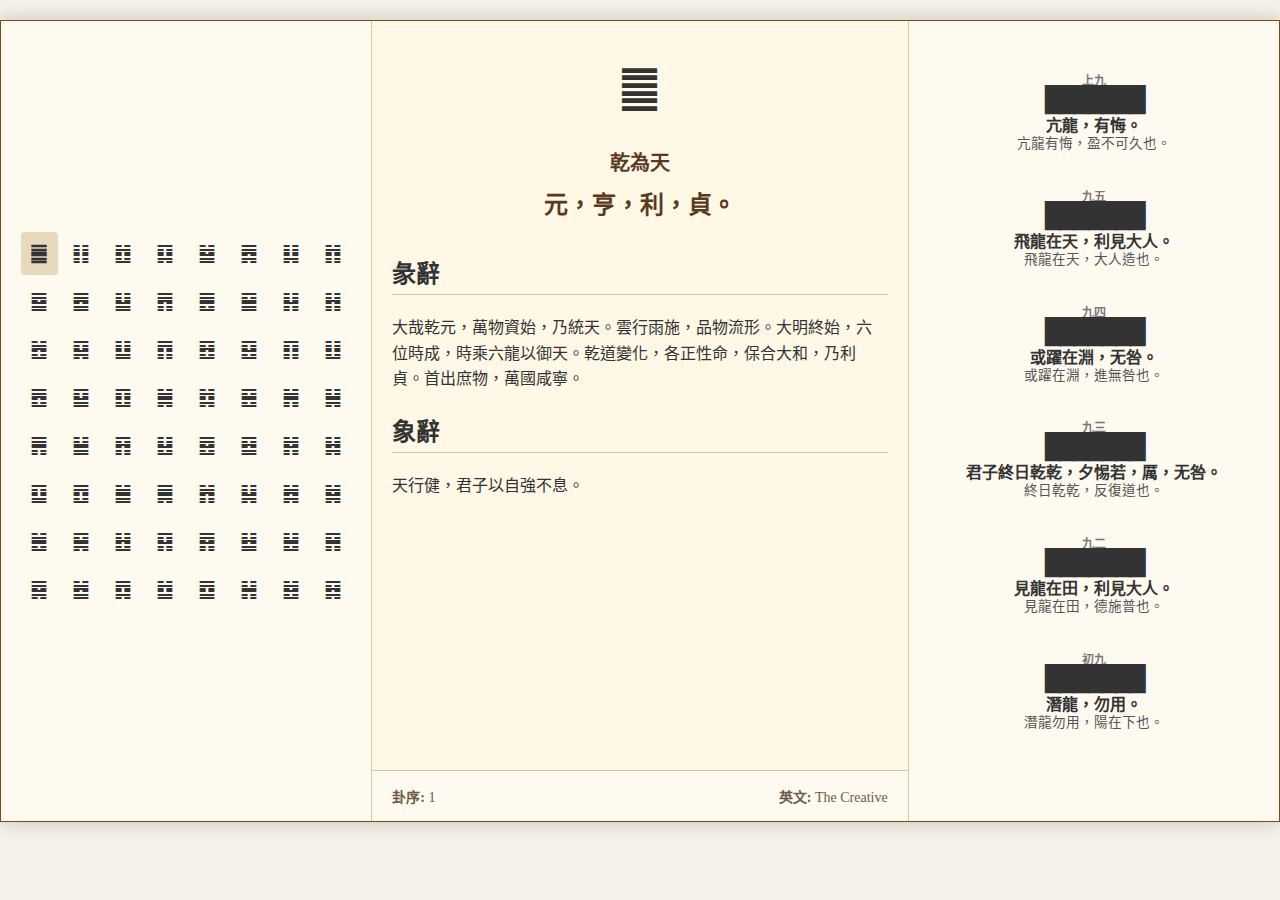
<file: index.html>
<!DOCTYPE html>
<html lang="zh-TW">
<head>
    <meta charset="UTF-8">
    <meta name="viewport" content="width=device-width, initial-scale=1.0">
    <title>易經 - 六十四卦</title>
    <link rel="stylesheet" href="styles.css">
    <link rel="stylesheet" href="styles.mobile.css">
</head>
<body>
    <div class="book-container">
        <div class="left-page">
            <div class="hexagram-grid" id="hexagram-grid">
                <!-- Will be populated with hexagrams by JavaScript -->
            </div>
        </div>
        <div class="middle-page" id="hexagram-main">
            <div class="loading">請選擇一卦...</div>
        </div>
        <div class="right-page" id="hexagram-yaoci">
            <div class="loading">請選擇一卦...</div>
        </div>
    </div>
    
    <!-- Mobile navigation -->
    <div class="mobile-nav" id="mobile-nav" style="display: none;">
        <div class="nav-button active" data-page="left">六十四卦</div>
        <div class="nav-button" data-page="details">卦詳情</div>
    </div>

    <script>
        document.addEventListener('DOMContentLoaded', function() {
            let hexagramData;
            let activeHexagram = null;
            let currentLines = [];

            // Fetch the hexagram data from the JSON file
            fetch('hexagram.json')
                .then(response => response.json())
                .then(data => {
                    hexagramData = data.易經;
                    populateHexagramGrid();
                    
                    // Find and display 乾卦 as the default hexagram
                    let qianSymbol = null;
                    for (const symbol in hexagramData) {
                        if (hexagramData[symbol].中文 === '乾') {
                            qianSymbol = symbol;
                            break;
                        }
                    }
                    
                    if (qianSymbol) {
                        // Display Qian hexagram
                        displayHexagram(qianSymbol);
                        updateHexagramGrid(qianSymbol);
                    } else {
                        // If Qian not found, display the first hexagram in the data
                        const firstSymbol = Object.keys(hexagramData)[0];
                        if (firstSymbol) {
                            displayHexagram(firstSymbol);
                            updateHexagramGrid(firstSymbol);
                        }
                    }
                })
                .catch(error => {
                    console.error('Error loading hexagram data:', error);
                    document.getElementById('hexagram-main').innerHTML = 
                        '<div class="loading">加載數據時出錯，請檢查控制台。</div>';
                });

            function populateHexagramGrid() {
                const grid = document.getElementById('hexagram-grid');
                const hexagramSymbols = Object.keys(hexagramData);
                
                hexagramSymbols.forEach(symbol => {
                    const cell = document.createElement('div');
                    cell.className = 'hexagram-cell';
                    cell.textContent = symbol;
                    cell.addEventListener('click', () => {
                        displayHexagram(symbol);
                        updateHexagramGrid(symbol);
                    });
                    grid.appendChild(cell);
                });
            }

            // Convert hexagram symbol to binary representation (0 = yin, 1 = yang)
            function symbolToLines(symbol) {
                // Unicode hexagrams start from ䷀ (U+4DC0)
                const hexIndex = symbol.codePointAt(0) - 0x4DC0;
                
                // Convert to binary and pad to 6 digits
                let binary = hexIndex.toString(2).padStart(6, '0');
                
                // Convert binary to array of 0s and 1s
                return binary.split('').map(bit => parseInt(bit));
            }

            // Convert binary representation back to hexagram symbol
            function linesToSymbol(lines) {
                // Convert array of 0s and 1s to binary string
                const binary = lines.join('');
                
                // Convert binary to decimal
                const hexIndex = parseInt(binary, 2);
                
                // Convert decimal to Unicode character
                return String.fromCodePoint(0x4DC0 + hexIndex);
            }

            function displayHexagram(symbol) {
                console.log(`Displaying hexagram: ${symbol}`);
                
                // Get hexagram data
                const hexagram = hexagramData[symbol];
                
                if (!hexagram) {
                    console.error(`Hexagram data not found for symbol: ${symbol}`);
                    return;
                }
                
                // Update active hexagram tracking
                activeHexagram = symbol;
                
                // Update the content in each pane
                const mainDisplay = document.getElementById('hexagram-main');
                const yaoDisplay = document.getElementById('hexagram-yaoci');
                
                // Create main panel content
                let mainHtml = `
                    <div class="pane-header">
                        <div class="hexagram-title">${symbol}</div>
                    </div>
                    
                    <div class="content-section">
                        <div class="chinese-name">${hexagram.中文 || ''}</div>
                        <div class="guaci">${hexagram.卦辭 || ''}</div>
                    </div>
                    
                    <div class="hexagram-details">
                        <h2>彖辭</h2>
                        <div class="hexagram-info">${hexagram.彖辭 || ''}</div>
                        
                        <h2>象辭</h2>
                        <div class="hexagram-info">${hexagram.象辭 || ''}</div>
                    </div>
                    
                    <div class="meta-footer">
                        <div><strong>卦序:</strong> ${hexagram.卦序 || ''}</div>
                        <div><strong>英文:</strong> ${hexagram.英文 || ''}</div>
                    </div>
                `;
                
                // Create yao panel content
                let yaoHtml = `
                    <div style="height: 30px;"></div>
                    
                    <div class="yao-section" style="margin-top: 0; border-left: none; border-right: none;">
                `;
                
                // Add each yao (line) interpretation in reverse order (from 上 to 初)
                const yaoOrder = ["上", "五", "四", "三", "二", "初"];
                
                // Check if 爻辭 exists before trying to access it
                if (!hexagram.爻辭) {
                    console.error(`No 爻辭 property found for hexagram: ${symbol}`);
                    yaoHtml += `<div class="error-message">No line interpretations available</div>`;
                } else {
                    yaoOrder.forEach(position => {
                        if (hexagram && hexagram.爻辭 && hexagram.爻辭[position].數 !== undefined) {
                            const yao = hexagram.爻辭[position];
                            const lineNumber = yao.數;
                            const positionIndex = yaoOrder.indexOf(position); // Get position index for line changes
                            
                            // Create consistent div structure with fixed heights and add click event
                            let lineHtml = `
                                <div class="bar-container" style="text-align: center; width: 80%; margin: 0 auto; border: none; cursor: pointer;" 
                                     data-position="${position}" data-line-index="${5-positionIndex}" data-current-type="${lineNumber === 9 ? 'yang' : 'yin'}">
                                    <div class="bar-title" style="font-size: 0.75em; text-align: center; color: #777; height: 14px; border: none;">
                                        ${yao.陰陽}
                            </div>
                                    <div style="height: 5px;"></div>
                                    <div class="bar-symbol" style="margin-bottom: 2px; height: 24px; border: none;">`;
                                    
                            if (lineNumber === 9) {
                                lineHtml += `
                                    <div class="yang-bar" style="font-size: 24px; line-height: 0.8; letter-spacing: -3px; height: 24px;">███████</div>`;
                            } else {
                                lineHtml += `
                                    <div class="yin-bar" style="height: 24px;">
                                        <span style="font-size: 24px; line-height: 0.8; letter-spacing: -3px;">███</span>
                                        <span style="display: inline-block; width: 16px;"></span>
                                        <span style="font-size: 24px; line-height: 0.8; letter-spacing: -3px;">███</span>
                                    </div>`;
                            }
                            
                            lineHtml += `
                                    </div>
                                </div>`;
                        
                        yaoHtml += `
                                <div class="yao" style="margin-bottom: 10px; padding: 0; border: none; box-shadow: none;">
                                    <div class="yao-title" style="padding: 0; text-align: center; margin: 0; border: none;">
                                        ${lineHtml}
                                    </div>
                                    
                                    <div class="yao-content" style="position: relative; margin: 0; padding: 0; height: 3.8em; max-height: 3.8em; overflow: hidden; text-align: center; border: none; line-height: 1.25;">
                                        <div style="font-size: 1em;"><strong>${yao.爻辭}</strong></div>
                                        <div style="font-size: 0.85em; color: #555;">${yao.象辭}</div>
                                </div>
                            </div>
                        `;
                    }
                });
                }
                
                yaoHtml += `
                    </div>
                `;
                
                // Update the content
                mainDisplay.innerHTML = mainHtml;
                yaoDisplay.innerHTML = yaoHtml;
                
                // Add click event listeners to bars to toggle yin/yang
                document.querySelectorAll('.bar-container').forEach(barContainer => {
                    barContainer.addEventListener('click', handleBarClick);
                });
                
                console.log(`Displayed hexagram ${symbol} successfully`);
            }
            
            // Update the handleBarClick function with the correct line ordering
            function handleBarClick() {
                try {
                    const position = this.getAttribute('data-position');
                    const lineIndex = parseInt(this.getAttribute('data-line-index'));
                    const currentType = this.getAttribute('data-current-type');
                    
                    console.log(`Clicked bar: Position=${position}, LineIndex=${lineIndex}, CurrentType=${currentType}`);
                    
                    // Get the current hexagram symbol
                    const currentSymbol = document.querySelector('.hexagram-title').textContent;
                    const hexagram = hexagramData[currentSymbol];
                    
                    if (!hexagram || !hexagram.爻辭) {
                        console.error('Cannot find current hexagram data');
                        return;
                    }
                    
                    // Toggle the line between yin and yang
                    const newType = currentType === 'yang' ? 'yin' : 'yang';
                    const newLineNumber = newType === 'yang' ? 9 : 6;
                    
                    console.log(`Toggling to: NewType=${newType}, NewLineNumber=${newLineNumber}`);
                    
                    // The yaoOrder is the display order from 上 to 初
                    const yaoOrder = ["上", "五", "四", "三", "二", "初"];
                    
                    // Collect the current lines in the correct order (初 to 上) for finding the matching hexagram
                    let binaryLines = [];
                    
                    // First, collect current lines from the existing hexagram
                    for (let i = yaoOrder.length - 1; i >= 0; i--) {
                        const pos = yaoOrder[i];
                        if (hexagram.爻辭[pos] && hexagram.爻辭[pos].數 !== undefined) {
                            const lineNum = hexagram.爻辭[pos].數;
                            binaryLines.push(lineNum === 9 ? 1 : 0);
                        } else {
                            console.error(`Missing 數 property for position ${pos}`);
                            return;
                        }
                    }
                    
                    console.log('Current binary lines (初 to 上):', binaryLines);
                    
                    // Now update the specific line that was clicked
                    // The position needs to be mapped from display order to data order
                    const dataIndex = yaoOrder.length - 1 - yaoOrder.indexOf(position);
                    binaryLines[dataIndex] = newType === 'yang' ? 1 : 0;
                    
                    console.log('New binary lines (初 to 上):', binaryLines);
                    
                    // Find the hexagram matching these lines
                    const newHexagramSymbol = findHexagramByLines(binaryLines);
                    
                    console.log('New hexagram symbol:', newHexagramSymbol);
                    
                    if (newHexagramSymbol) {
                        // Update the display with the new hexagram
                        displayHexagram(newHexagramSymbol);
                        // Update the grid highlighting
                        updateHexagramGrid(newHexagramSymbol);
                    } else {
                        console.error('No matching hexagram found for the new line configuration');
                    }
                } catch (error) {
                    console.error('Error in bar click handler:', error);
                }
            }
            
            // Update the findHexagramByLines function to match in the correct order
            function findHexagramByLines(binaryLines) {
                console.log('Finding hexagram for lines (初 to 上):', binaryLines);
                
                if (!binaryLines || binaryLines.length !== 6) {
                    console.error('Invalid binary lines array. Must contain exactly 6 lines.');
                    return null;
                }
                
                // Convert binary lines to numbers (9 for yang, 6 for yin)
                const lineNumbers = binaryLines.map(line => line === 1 ? 9 : 6);
                console.log('Line numbers to find (初 to 上):', lineNumbers.join(','));
                
                // Build a string representation of the lines to compare (e.g., "996969")
                const targetLineString = lineNumbers.join('');
                console.log('Target line string:', targetLineString);
                
                // Check each hexagram to find matching line configuration
                for (const symbol in hexagramData) {
                    const hexagram = hexagramData[symbol];
                    
                    // Skip if no 爻辭
                    if (!hexagram || !hexagram.爻辭) {
                        continue;
                    }
                    
                    // Build the line string for this hexagram in 初 to 上 order
                    const yaoPositions = ["初", "二", "三", "四", "五", "上"];
                    let currentLineString = '';
                    let isComplete = true;
                    
                    for (const position of yaoPositions) {
                        if (hexagram.爻辭[position] && hexagram.爻辭[position].數 !== undefined) {
                            currentLineString += hexagram.爻辭[position].數;
                        } else {
                            isComplete = false;
                            break;
                        }
                    }
                    
                    if (!isComplete) continue;
                    
                    if (currentLineString === targetLineString) {
                        console.log(`MATCH FOUND: ${symbol} (${hexagram.中文 || ''})`);
                        return symbol;
                    }
                }
                
                // If we reach here, try a more lenient approach by comparing individual lines
                console.log('No exact match found, trying partial matching...');
                
                // Build an array to track partial matches with their match count
                let partialMatches = [];
                
                for (const symbol in hexagramData) {
                    const hexagram = hexagramData[symbol];
                    
                    if (!hexagram || !hexagram.爻辭) continue;
                    
                    const yaoPositions = ["初", "二", "三", "四", "五", "上"];
                    let matchCount = 0;
                    let totalLines = 0;
                    
                    for (let i = 0; i < yaoPositions.length; i++) {
                        const position = yaoPositions[i];
                        
                        if (hexagram.爻辭[position] && hexagram.爻辭[position].數 !== undefined) {
                            totalLines++;
                            if (hexagram.爻辭[position].數 === lineNumbers[i]) {
                                matchCount++;
                            }
                        }
                    }
                    
                    // Consider it a match if at least 5 out of 6 lines match
                    if (totalLines === 6 && matchCount >= 5) {
                        partialMatches.push({
                            symbol: symbol,
                            name: hexagram.中文 || '',
                            matchCount: matchCount
                        });
                    }
                }
                
                // Sort by match count (highest first)
                partialMatches.sort((a, b) => b.matchCount - a.matchCount);
                
                // Return the best partial match if any
                if (partialMatches.length > 0) {
                    console.log(`Best partial match: ${partialMatches[0].symbol} (${partialMatches[0].name}) with ${partialMatches[0].matchCount} matching lines`);
                    return partialMatches[0].symbol;
                }
                
                return null;
            }

            // Add a function to dump hexagram data for debugging
            function dumpHexagramData() {
                console.log('Dumping all hexagram data for debugging:');
                let count = 0;
                
                for (const symbol in hexagramData) {
                    const hexagram = hexagramData[symbol];
                    count++;
                    
                    if (!hexagram.爻辭) {
                        console.log(`${symbol}: NO YAO DATA`);
                        continue;
                    }
                    
                    const yaoPositions = ["初", "二", "三", "四", "五", "上"];
                    let lineString = '';
                    
                    for (const position of yaoPositions) {
                        if (hexagram.爻辭[position] && hexagram.爻辭[position].數 !== undefined) {
                            lineString += hexagram.爻辭[position].數;
                        } else {
                            lineString += 'X';
                        }
                    }
                    
                    console.log(`${symbol} (${hexagram.中文 || ''}): ${lineString}`);
                }
                
                console.log(`Total hexagrams: ${count}`);
            }

            // Add code for mobile initialization
            function setupMobileView() {
                // Check if we're on mobile
                function isMobile() {
                    return window.innerWidth < 768;
                }
                
                // Initialize the view based on device size
                function handleResize() {
                    if (isMobile()) {
                        // Add divider and section heading for 卦辭 in mobile view
                        const existingMiddleHeading = document.querySelector('.middle-heading');
                        const existingDivider = document.querySelector('.mobile-divider');
                        
                        if (!existingDivider) {
                            const divider = document.createElement('div');
                            divider.className = 'mobile-divider';
                            document.querySelector('.middle-page').insertBefore(divider, document.querySelector('.middle-page').firstChild);
                        }
                        
                        if (!existingMiddleHeading) {
                            const middleHeading = document.createElement('div');
                            middleHeading.className = 'section-heading middle-heading';
                            middleHeading.textContent = '卦辭';
                            document.querySelector('.middle-page').insertBefore(middleHeading, document.querySelector('.middle-page').firstChild);
                        }
                    } else {
                        // Desktop view - remove mobile-specific elements
                        const middleHeading = document.querySelector('.middle-heading');
                        const divider = document.querySelector('.mobile-divider');
                        
                        if (middleHeading) middleHeading.remove();
                        if (divider) divider.remove();
                    }
                }
                
                // Initialize on page load and when window is resized
                window.addEventListener('resize', handleResize);
                handleResize(); // Call once at start
            }

            // Call this function when the page loads
            window.addEventListener('load', function() {
                dumpHexagramData();
                setupMobileView();
            });
            
            function changeYao(position) {
                // Toggle the line at the given position (0=yin, 1=yang)
                currentLines[position] = currentLines[position] === 0 ? 1 : 0;
                
                // Get the new hexagram symbol based on the changed lines
                const newSymbol = linesToSymbol(currentLines);
                
                // Check if the new hexagram exists in our data
                if (hexagramData[newSymbol]) {
                    // Display the new hexagram
                    displayHexagram(newSymbol, true);
                    
                    // Update active cell in grid
                    document.querySelectorAll('.hexagram-cell').forEach(cell => {
                        if (cell.textContent === activeHexagram) {
                            cell.classList.remove('active');
                        }
                        if (cell.textContent === newSymbol) {
                            cell.classList.add('active');
                        }
                    });
                    
                    activeHexagram = newSymbol;
                } else {
                    alert('找不到對應的卦象，請重試。');
                    // Revert the change
                    currentLines[position] = currentLines[position] === 0 ? 1 : 0;
                }
            }

            // Add this function to update the hexagram grid highlighting
            function updateHexagramGrid(newHexagramSymbol) {
                // Remove active class from all cells
                document.querySelectorAll('.hexagram-cell').forEach(cell => {
                    cell.classList.remove('active');
                });
                
                // Add active class to the current hexagram
                if (newHexagramSymbol) {
                    document.querySelectorAll('.hexagram-cell').forEach(cell => {
                        if (cell.textContent === newHexagramSymbol) {
                            cell.classList.add('active');
                        }
                    });
                }
            }
        });
    </script>
</body>
</html>
</file>
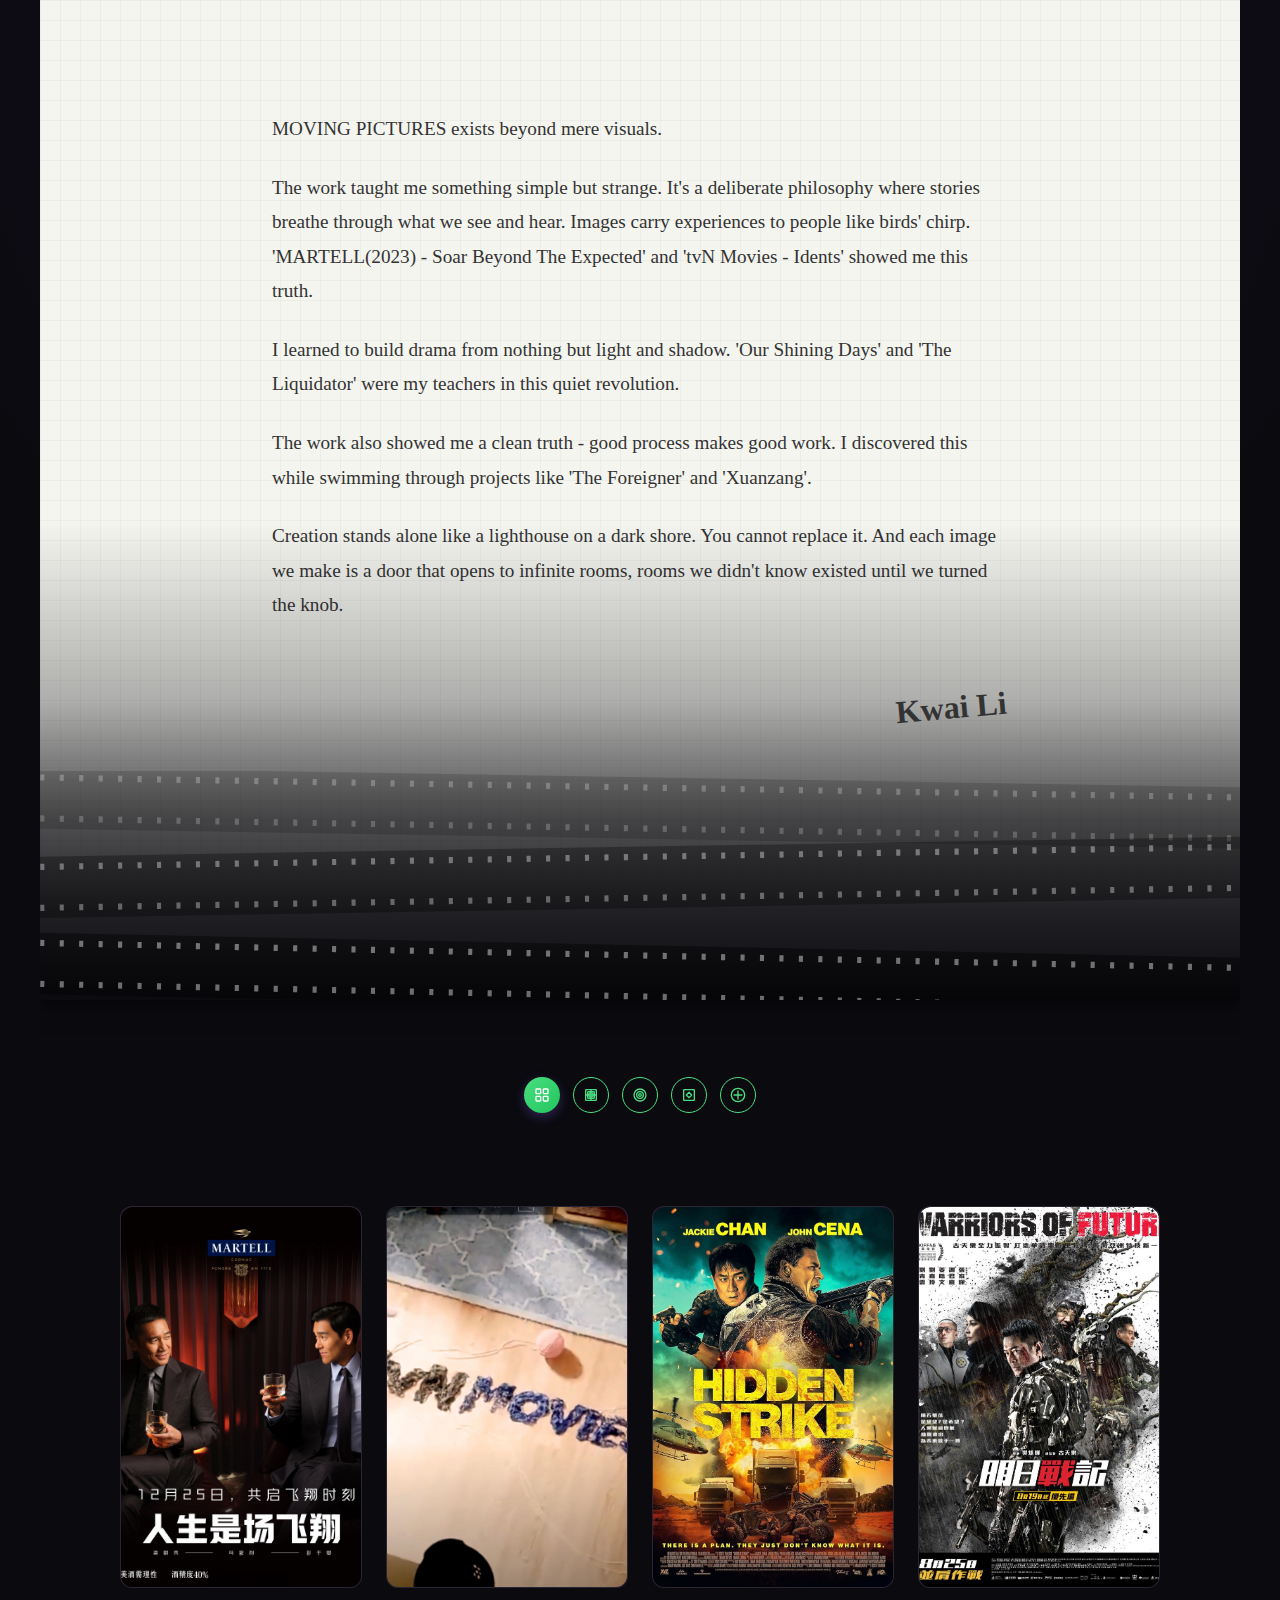
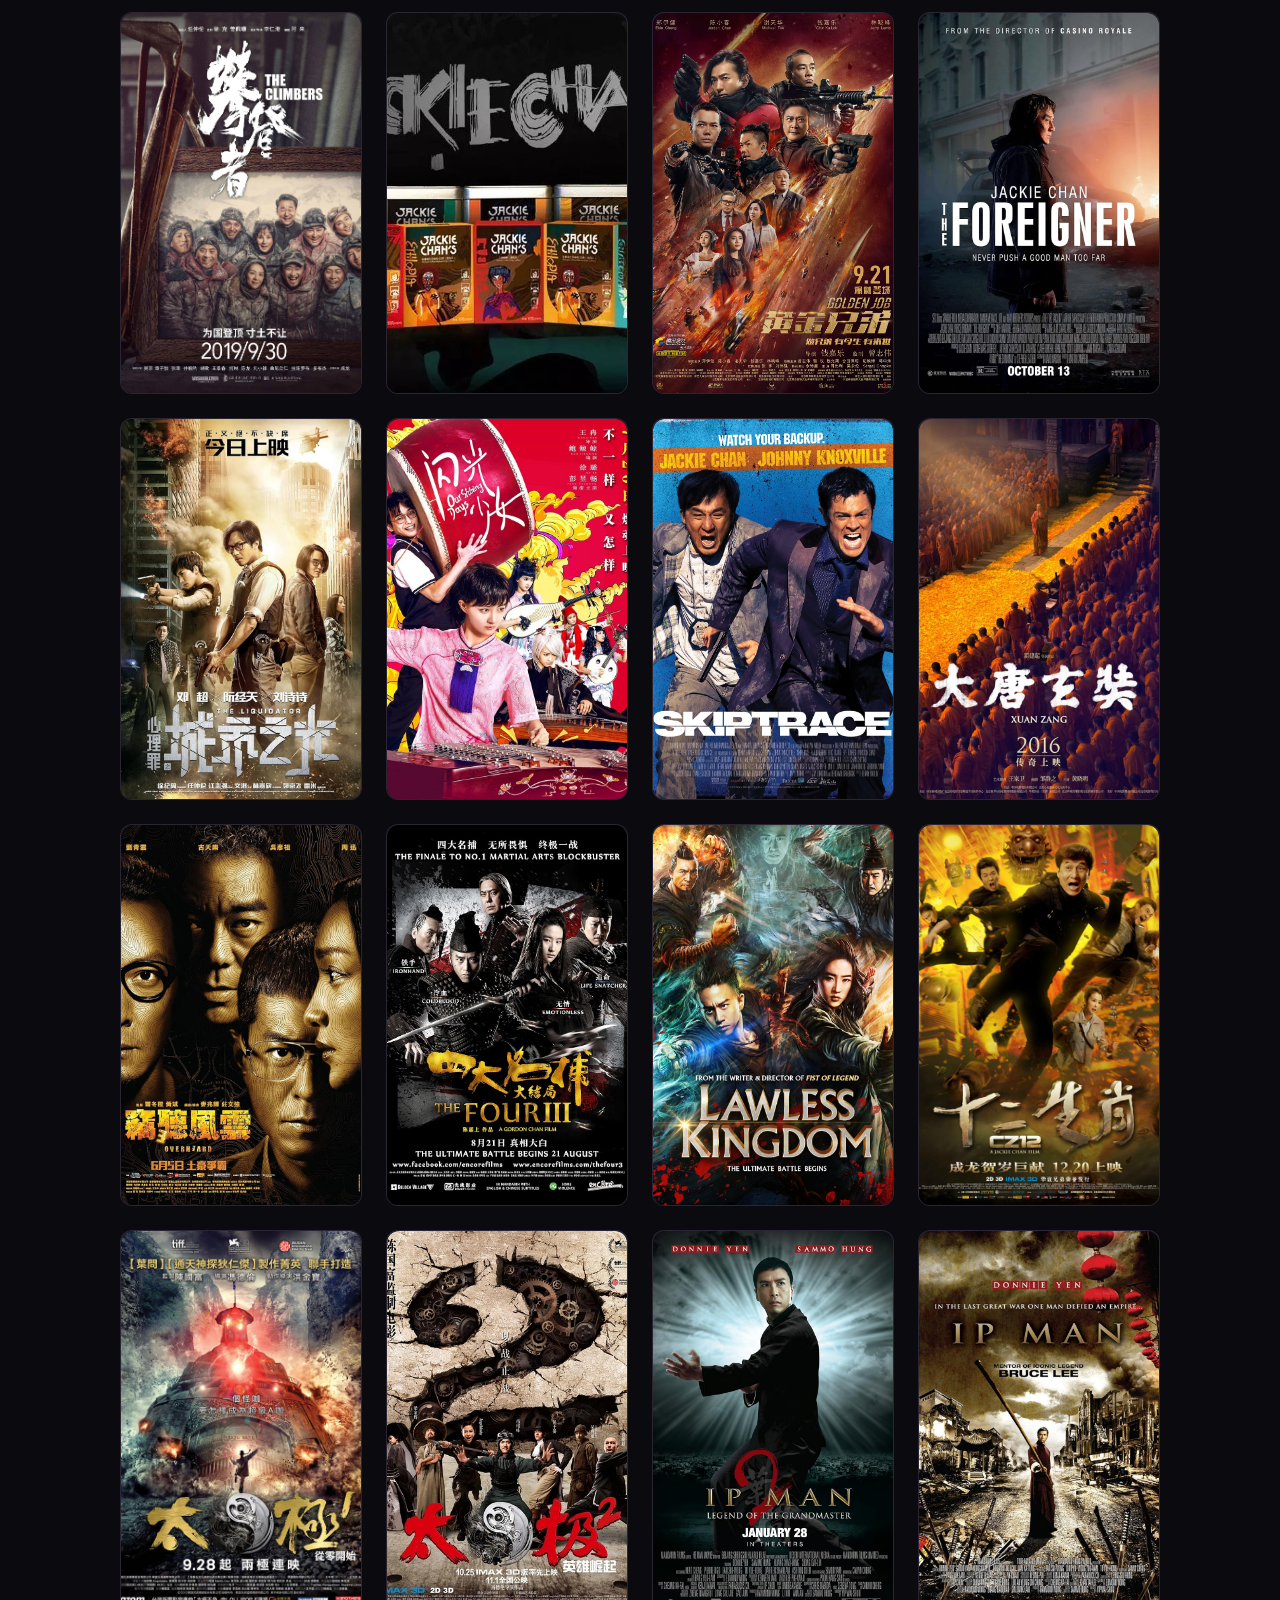
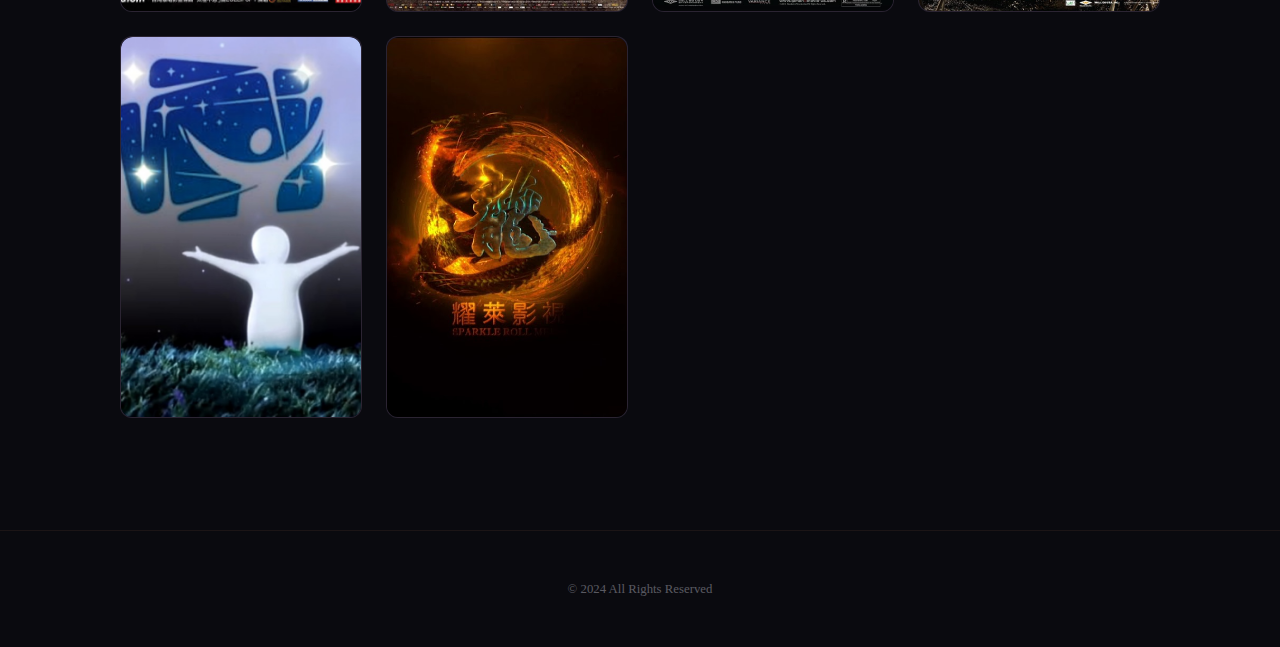
<file: works/index.html>
<!DOCTYPE html>
<html lang="zh">
<head>
    <meta charset="UTF-8">
    <meta name="viewport" content="width=device-width, initial-scale=1.0">
    <title>Kwai Li Portfolio</title>
    <style>
        :root {
            --bg-primary: #0a0a0f;
            --bg-secondary: #13131f;
            --bg-card: #1a1a2e;
            --text-primary: #ffffff;
            --text-secondary: #a8a8b3;
            --accent-color: #4ade80;
            --accent-hover: #22c55e;
            --accent-gradient: linear-gradient(135deg, #4ade80 0%, #22c55e 100%);
            --card-shadow: 0 4px 20px rgba(0, 0, 0, 0.5);
            --spacing: 2rem;
        }

        * {
            margin: 0;
            padding: 0;
            box-sizing: border-box;
        }

        body {
            font-family: "Noto Serif", "Times New Roman", Georgia, serif;
            line-height: 1.6;
            color: var(--text-primary);
            background-color: var(--bg-primary);
            background-image: radial-gradient(circle at 50% 0%, rgba(139, 92, 246, 0.1) 0%, transparent 70%);
            background-attachment: fixed;
            min-width: 320px; /* Minimum width of iPhone 5/SE */
            overflow-x: hidden;
        }

        .container {
            max-width: 1200px;
            min-width: 320px;
            margin: 0 auto;
            padding: 0 var(--spacing);
            overflow-x: hidden;
            border-radius: 0;
        }

        .header {
            display: none;
        }

        .logo {
            height: 40px;
            width: auto;
        }

        .logo svg {
            height: 100%;
            width: auto;
        }

        .logo svg text {
            font-family: "Noto Serif", "Times New Roman", Georgia, serif;
        }

        .talent-section {
            margin-top: 0;
            margin-bottom: 0;
            margin-left: -2rem;
            margin-right: -2rem;
            text-align: center;
            background: #f5f5f0;
            padding: 3rem 3rem 3rem 3rem;
            position: relative;
            background-image: 
                linear-gradient(90deg, rgba(0,0,0,.03) 1px, transparent 1px),
                linear-gradient(rgba(0,0,0,.03) 1px, transparent 1px);
            background-size: 20px 20px;
            overflow: hidden;
            border: none;
        }

        .talent-section::after {
            content: '';
            position: absolute;
            left: 0;
            right: 0;
            bottom: 0;
            height: 600px;
            background: linear-gradient(to bottom, 
                rgba(10, 10, 15, 0) 0%,
                rgba(10, 10, 15, 0) 20%,
                rgba(10, 10, 15, 0.1) 30%,
                rgba(10, 10, 15, 0.2) 40%,
                rgba(10, 10, 15, 0.3) 50%,
                rgba(10, 10, 15, 0.5) 60%,
                rgba(10, 10, 15, 0.7) 70%,
                rgba(10, 10, 15, 0.9) 85%,
                rgba(10, 10, 15, 1) 100%
            );
            pointer-events: none;
        }

        .talent-card {
            margin-bottom: 2.5rem;
            max-width: 800px;
            margin-left: auto;
            margin-right: auto;
            position: relative;
            min-height: 400px;
            background: transparent;
        }

        .talent-name {
            font-size: 3rem;
            margin-bottom: 0.5rem;
            color: #333;
            letter-spacing: -0.01em;
            font-weight: 500;
            display: none;
        }

        .talent-name-zh {
            font-size: 2rem;
            color: var(--text-secondary);
            margin-bottom: 2rem;
            font-weight: 400;
        }

        .vision-statements {
            text-align: left;
            padding: 2rem;
            background: transparent;
            border-radius: 16px;
            margin-top: 2rem;
            margin-bottom: 2rem;
            color: #333;
            font-family: "Noto Serif", "Times New Roman", Georgia, serif;
            line-height: 1.8;
            position: relative;
        }

        .vision-statement {
            color: #333;
            font-size: 1.2rem;
            line-height: 1.8;
            margin-bottom: 1.5rem;
            font-style: normal;
        }

        .signature-container {
            position: relative;
            margin-top: 1rem;
            padding-bottom: 150px;
            overflow: visible;
            width: 100%;
        }
        
        .signature {
            position: relative;
            text-align: right;
            font-family: "Noto Serif", "Times New Roman", Georgia, serif;
            font-size: 2rem;
            color: #333;
            font-style: normal;
            font-weight: bold;
            transform: rotate(-5deg);
            z-index: 2;
            margin-right: 2rem;
            margin-bottom: 0;
            display: block;
        }

        .film-transition {
            position: absolute;
            left: -30vw;
            right: -30vw;
            width: 160vw;
            height: 260px;
            top: 60px;
            z-index: 1;
            pointer-events: none;
            background-image: url("data:image/svg+xml,%3Csvg width='2000' height='260' viewBox='0 0 2000 260' fill='none' xmlns='http://www.w3.org/2000/svg'%3E%3Cg%3E%3C!-- First film strip (opacity 0.15) --%3E%3Cg opacity='0.15'%3E%3Cpath d='M-200 20 L2200 60' stroke='%23000000' stroke-width='60' fill='none'/%3E%3Cpath d='M-200 0 L2200 40' stroke='white' stroke-width='6' stroke-dasharray='4 15'/%3E%3Cpath d='M-200 40 L2200 80' stroke='white' stroke-width='6' stroke-dasharray='4 15'/%3E%3Cpath d='M-200 20 L2200 60' stroke='%23000000' stroke-width='1' stroke-dasharray='76 0'/%3E%3Cpath id='numbers1' d='M-200 20 L2200 60'/%3E%3Ctext font-family='monospace' font-size='6' fill='white' opacity='0.8'%3E%3CtextPath href='%23numbers1'%3E21 22 23 24 25 26 27 28 29 30%3C/textPath%3E%3C/text%3E%3Cpath id='code1' d='M-200 5 L2200 45'/%3E%3Ctext font-family='monospace' font-size='4' fill='white' opacity='0.6'%3E%3CtextPath href='%23code1'%3EFUJI RDPIII 400 • %E2%80%A2 FUJI RDPIII 400 • %E2%80%A2%3C/textPath%3E%3C/text%3E%3C/g%3E%3C!-- Second film strip (opacity 0.3) --%3E%3Cg opacity='0.3'%3E%3Cpath d='M-200 120 L2200 80' stroke='%23000000' stroke-width='60' fill='none'/%3E%3Cpath d='M-200 100 L2200 60' stroke='white' stroke-width='6' stroke-dasharray='4 15'/%3E%3Cpath d='M-200 140 L2200 100' stroke='white' stroke-width='6' stroke-dasharray='4 15'/%3E%3Cpath d='M-200 120 L2200 80' stroke='%23000000' stroke-width='1' stroke-dasharray='76 0'/%3E%3Cpath id='numbers2' d='M-200 120 L2200 80'/%3E%3Ctext font-family='monospace' font-size='6' fill='white' opacity='0.8'%3E%3CtextPath href='%23numbers2'%3E31 32 33 34 35 36 37 38 39 40%3C/textPath%3E%3C/text%3E%3Cpath id='code2' d='M-200 105 L2200 65'/%3E%3Ctext font-family='monospace' font-size='4' fill='white' opacity='0.6'%3E%3CtextPath href='%23code2'%3EFUJI RDPIII 400 • %E2%80%A2 FUJI RDPIII 400 • %E2%80%A2%3C/textPath%3E%3C/text%3E%3C/g%3E%3C!-- Third film strip (opacity 0.4) with different angle and 20% overlap --%3E%3Cg opacity='0.4'%3E%3Cpath d='M-200 180 L2200 230' stroke='%23000000' stroke-width='60' fill='none'/%3E%3Cpath d='M-200 160 L2200 210' stroke='white' stroke-width='6' stroke-dasharray='4 15'/%3E%3Cpath d='M-200 200 L2200 250' stroke='white' stroke-width='6' stroke-dasharray='4 15'/%3E%3Cpath d='M-200 180 L2200 230' stroke='%23000000' stroke-width='1' stroke-dasharray='76 0'/%3E%3Cpath id='numbers3' d='M-200 180 L2200 230'/%3E%3Ctext font-family='monospace' font-size='6' fill='white' opacity='0.8'%3E%3CtextPath href='%23numbers3'%3E41 42 43 44 45 46 47 48 49 50%3C/textPath%3E%3C/text%3E%3Cpath id='code3' d='M-200 165 L2200 215'/%3E%3Ctext font-family='monospace' font-size='4' fill='white' opacity='0.6'%3E%3CtextPath href='%23code3'%3EFUJI RDPIII 400 • %E2%80%A2 FUJI RDPIII 400 • %E2%80%A2%3C/textPath%3E%3C/text%3E%3C/g%3E%3C/g%3E%3C/svg%3E");
            background-repeat: repeat-x;
            background-size: cover;
            background-position: left top;
            opacity: 1;
            margin: 0;
            transform: translateX(0);
        }

        .chinese-title {
            color: var(--text-secondary);
            font-size: 1.1rem;
            white-space: pre-line;
            line-height: 1.4;
            margin: 0;
        }

        .year {
            color: #ffffff;
            font-size: 0.85rem;
            font-weight: 500;
            margin: 0 0 0.4rem 0;
            text-align: center;
            text-shadow: 0 1px 2px rgba(0, 0, 0, 0.5);
        }

        .roles {
            color: #ffffff;
            font-size: 0.8rem;
            margin: 0;
            text-align: center;
            text-shadow: 0 1px 2px rgba(0, 0, 0, 0.5);
        }

        .watch-btn {
            display: inline-block;
            padding: 0.5rem 1rem;
            background: var(--accent-gradient);
            color: var(--text-primary);
            text-decoration: none;
            border-radius: 20px;
            font-size: 0.9rem;
            transition: all 0.3s ease;
            margin-top: 0.5rem;
            text-align: center;
        }

        .watch-btn:hover {
            transform: translateY(-2px);
            box-shadow: 0 4px 12px rgba(193, 127, 89, 0.3);
        }

        .role {
            font-size: 1.4rem;
            color: var(--text-secondary);
            max-width: 600px;
        }

        section {
            background: var(--bg-secondary);
            border-radius: 0;
            padding: calc(var(--spacing) * 1.5);
            margin-bottom: var(--spacing);
            box-shadow: var(--card-shadow);
            border: 1px solid rgba(139, 92, 246, 0.1);
            position: relative;
            overflow: hidden;
        }

        .projects-section {
            border: none;
            background: transparent;
            box-shadow: none;
            text-align: center;
            padding-top: 4rem;
        }

        .film-reel {
            display: none;
        }

        @keyframes spin {
            from {
                transform: rotate(0deg);
            }
            to {
                transform: rotate(360deg);
            }
        }

        .projects-section h2 {
            margin-bottom: 2rem;
            font-size: 3rem;
            display: inline-block;
            font-weight: 500;
            background: var(--accent-gradient);
            -webkit-background-clip: text;
            background-clip: text;
            color: transparent;
            opacity: 0.8;
            letter-spacing: 0.05em;
        }

        .project-filters {
            margin-bottom: calc(var(--spacing) * 2.5);
            display: flex;
            gap: 0.8rem;
            flex-wrap: nowrap;
            padding: 0.8rem;
            background: transparent;
            border-radius: 12px;
            justify-content: center;
            overflow-x: auto;
            -webkit-overflow-scrolling: touch;
            scrollbar-width: none;
            -ms-overflow-style: none;
        }

        .project-filters::-webkit-scrollbar {
            display: none;
        }

        .filter-btn {
            font-family: -apple-system, BlinkMacSystemFont, "Segoe UI", Roboto, "Helvetica Neue", Arial, sans-serif;
            padding: 0.5rem;
            border: 1px solid var(--accent-color);
            background-color: transparent;
            color: var(--accent-color);
            border-radius: 50%;
            cursor: pointer;
            transition: all 0.3s ease;
            font-weight: 500;
            width: 36px;
            height: 36px;
            text-align: center;
            display: flex;
            align-items: center;
            justify-content: center;
            flex-shrink: 0;
            min-width: 36px;
            min-height: 36px;
        }

        .filter-btn svg {
            stroke: currentColor;
            stroke-width: 2;
            fill: none;
            flex-shrink: 0;
            display: block;
        }

        .filter-btn.active svg {
            stroke: var(--text-primary);
        }

        .filter-btn:hover {
            background-color: rgba(193, 127, 89, 0.1);
            transform: translateY(-1px);
        }

        .filter-btn.active {
            background: var(--accent-gradient);
            color: var(--text-primary);
            border: none;
            box-shadow: 0 4px 12px rgba(139, 92, 246, 0.3);
        }

        .projects-grid {
            display: grid;
            grid-template-columns: repeat(4, 1fr);
            gap: 1.5rem;
        }

        .project-card {
            background: var(--bg-card);
            padding: 0;
            border-radius: 12px;
            transition: all 0.4s ease;
            border: 1px solid rgba(193, 127, 89, 0.1);
            position: relative;
            overflow: hidden;
            display: flex;
            flex-direction: column;
            height: 100%;
        }

        .project-card:hover {
            transform: translateY(-5px) scale(1.02);
            box-shadow: 0 12px 24px rgba(0, 0, 0, 0.6);
            border-color: rgba(193, 127, 89, 0.3);
        }

        .project-card .poster {
            width: 100%;
            height: 380px;
            object-fit: cover;
            border-radius: 12px 12px 0 0;
            background-color: var(--bg-secondary);
        }

        .project-card .content {
            position: absolute;
            top: 0;
            left: 0;
            right: 0;
            bottom: 0;
            background: linear-gradient(to bottom, 
                rgba(0, 0, 0, 0) 0%, 
                rgba(0, 0, 0, 0) 40%, 
                rgba(0, 0, 0, 0.5) 60%,
                rgba(0, 0, 0, 0.75) 75%,
                rgba(0, 0, 0, 0.9) 100%);
            display: flex;
            flex-direction: column;
            justify-content: flex-end;
            padding: 1.5rem 1.5rem;
            opacity: 0;
            transition: opacity 0.3s ease;
        }

        .project-card:hover .content {
            opacity: 1;
        }

        .project-card h3 {
            font-family: "Noto Serif", "Times New Roman", Georgia, serif;
            color: #ffffff;
            font-size: 0.95rem;
            letter-spacing: 0.02em;
            font-weight: 700;
            line-height: 1.4;
            margin: 0 0 0.4rem 0;
            text-align: center;
            text-shadow: 0 1px 2px rgba(0, 0, 0, 0.3);
        }

        .project-card .info-footer {
            position: absolute;
            bottom: 0;
            left: 0;
            right: 0;
            padding: 1rem 1.5rem;
            background: var(--bg-card);
            border-top: 1px solid rgba(193, 127, 89, 0.1);
        }

        .footer {
            text-align: center;
            padding: calc(var(--spacing) * 1.5) 0;
            color: var(--text-secondary);
            margin-top: var(--spacing);
            border-top: 1px solid rgba(193, 127, 89, 0.1);
        }

        .footer p {
            font-size: 0.8rem;
            opacity: 0.5;
            color: var(--text-secondary);
        }

        @media (max-width: 1200px) {
            .projects-grid {
                grid-template-columns: repeat(3, 1fr);
            }

            .project-card .poster {
                height: 440px;
            }
        }

        @media (max-width: 900px) {
            .projects-grid {
                grid-template-columns: repeat(2, 1fr);
            }

            .project-card .poster {
                height: 420px;
            }
        }

        @media (max-width: 768px) {
            :root {
                --spacing: 1rem;
            }

            .talent-section .talent-name {
                font-size: 2.5rem;
            }

            .talent-section .talent-experience {
                font-size: 1.2rem;
            }

            .projects-grid {
                grid-template-columns: repeat(2, 1fr);
                gap: 1rem;
            }

            .project-filters {
                justify-content: center;
            }

            .filter-btn {
                font-size: 0.9rem;
                padding: 0.6rem 1.2rem;
            }

            .project-card .poster {
                height: 320px;
            }

            .project-card .content {
                padding: 1.5rem 1.2rem;
            }

            .project-card .info-footer {
                padding: 0.8rem 1.2rem;
            }

            .project-card h3 {
                font-size: 1.1rem;
            }

            .year {
                font-size: 0.95rem;
            }

            .roles {
                font-size: 0.9rem;
            }

            .film-transition {
                height: 220px;
                top: 50px;
            }
        }

        @media (max-width: 480px) {
            .container {
                padding: 0 1rem;
            }

            .talent-section {
                margin-left: -1rem;
                margin-right: -1rem;
                padding: 2rem 1.5rem;
            }

            .talent-section .talent-name {
                font-size: 2rem;
            }

            .talent-section .talent-experience {
                font-size: 1.1rem;
            }

            section {
                padding: 1.25rem;
            }

            h2 {
                font-size: 1.6rem;
            }

            .projects-grid {
                grid-template-columns: repeat(2, minmax(140px, 1fr));
                gap: 0.75rem;
            }

            .project-card .poster {
                height: 240px;
            }

            .project-card .content {
                padding: 1.2rem 1rem;
            }

            .project-card .info-footer {
                padding: 0.7rem 1rem;
            }

            .project-card h3 {
                font-size: 1rem;
            }

            .year {
                bottom: 3rem;
                font-size: 0.9rem;
                padding-top: 0.5rem;
            }

            .roles {
                bottom: 1rem;
                left: 1rem;
                right: 1rem;
                font-size: 0.9rem;
            }

            .project-filters {
                justify-content: center;
                padding: 0.7rem 0.5rem;
                gap: 0.7rem;
                min-width: 300px;
                width: 100%;
                margin-left: auto;
                margin-right: auto;
            }

            .filter-btn {
                width: 32px;
                height: 32px;
                min-width: 32px;
                min-height: 32px;
                padding: 0;
                flex-shrink: 0;
            }

            .filter-btn svg {
                width: 16px;
                height: 16px;
                display: block;
            }

            .film-transition {
                height: 120px;
                top: 40px;
            }
        }

        /* Smooth scrolling and selection styles */
        html {
            scroll-behavior: smooth;
        }

        ::selection {
            background-color: var(--accent-color);
            color: var(--text-primary);
        }

        .company-section {
            text-align: center;
            margin-bottom: var(--spacing);
            background: transparent;
            border: none;
            box-shadow: none;
        }

        .company-section::before {
            display: none;
        }

        .company-section h3 {
            font-size: 1.5rem;
            margin-bottom: 1.5rem;
            background: var(--accent-gradient);
            -webkit-background-clip: text;
            background-clip: text;
            color: transparent;
            opacity: 0.8;
            font-weight: 500;
            display: inline-block;
        }

        .company-section p {
            color: var(--text-secondary);
            line-height: 1.8;
            font-size: 1.1rem;
            max-width: 800px;
            font-weight: 400;
            margin: 0 auto;
            opacity: 0.8;
        }
    </style>
</head>
<body>
    <header class="header">
        <div class="container">
            <div class="logo">
                <svg viewBox="0 0 200 120" fill="none" xmlns="http://www.w3.org/2000/svg">
                    <!-- First D -->
                    <path d="M40 20 C50 20, 60 25, 60 40 C60 55, 50 60, 40 60 L30 60 L30 20 L40 20" fill="#FFA500"/>
                    <!-- Second D -->
                    <path d="M40 60 C50 60, 60 65, 60 80 C60 95, 50 100, 40 100 L30 100 L30 60 L40 60" fill="#FFA500"/>
                    <!-- MOVIES text -->
                    <text x="100" y="95" font-family="Arial, sans-serif" font-size="24" font-weight="bold">
                        <tspan fill="white">M</tspan>
                        <tspan fill="#FF0000">O</tspan>
                        <tspan fill="white">VIES</tspan>
                    </text>
                </svg>
            </div>
        </div>
    </header>

    <main class="container">
        <section class="talent-section">
            <div class="talent-card">
                <h1 class="talent-name" id="name"></h1>
                <div class="vision-statements" id="vision-statements">
                    <!-- Vision statements will be populated by JavaScript -->
                </div>
                <div class="signature-container">
                    <div class="signature" id="signature"></div>
                    <div class="film-transition"></div>
                </div>
            </div>
        </section>

        <section class="projects-section">
            <div class="project-filters">
                <button class="filter-btn active" data-filter="all" title="All">
                    <svg viewBox="0 0 24 24" width="16" height="16" fill="none" stroke="currentColor" stroke-width="2" stroke-linecap="round" stroke-linejoin="round">
                        <rect x="3" y="3" width="7" height="7" rx="1"/>
                        <rect x="14" y="3" width="7" height="7" rx="1"/>
                        <rect x="3" y="14" width="7" height="7" rx="1"/>
                        <rect x="14" y="14" width="7" height="7" rx="1"/>
                    </svg>
                </button>
                <button class="filter-btn" data-filter="DIT" title="DIT">
                    <svg viewBox="0 0 24 24" width="16" height="16" fill="none" stroke="currentColor" stroke-width="2" stroke-linecap="round" stroke-linejoin="round">
                        <rect x="4" y="4" width="16" height="16" rx="1"/>
                        <rect x="7" y="7" width="10" height="10" rx="1"/>
                        <rect x="9" y="9" width="6" height="6" rx="1"/>
                        <line x1="12" y1="4" x2="12" y2="20"/>
                        <line x1="4" y1="12" x2="20" y2="12"/>
                    </svg>
                </button>
                <button class="filter-btn" data-filter="Visual Effects" title="Visual Effects">
                    <svg viewBox="0 0 24 24" width="16" height="16" fill="none" stroke="currentColor" stroke-width="2" stroke-linecap="round" stroke-linejoin="round">
                        <circle cx="12" cy="12" r="9"/>
                        <circle cx="12" cy="12" r="5"/>
                        <circle cx="12" cy="12" r="2"/>
                    </svg>
                </button>
                <button class="filter-btn" data-filter="Post Production" title="Post Production">
                    <svg viewBox="0 0 24 24" width="16" height="16" fill="none" stroke="currentColor" stroke-width="2" stroke-linecap="round" stroke-linejoin="round">
                        <rect x="4" y="4" width="16" height="16" rx="1"/>
                        <polyline points="8 12 12 8 16 12 12 16 8 12"/>
                    </svg>
                </button>
                <button class="filter-btn" data-filter="Commerical and Logos" title="Commercial & Logos">
                    <svg viewBox="0 0 24 24" width="16" height="16" fill="none" stroke="currentColor" stroke-width="2" stroke-linecap="round" stroke-linejoin="round">
                        <circle cx="12" cy="12" r="10"/>
                        <line x1="12" y1="6" x2="12" y2="18"/>
                        <line x1="6" y1="12" x2="18" y2="12"/>
                    </svg>
                </button>
            </div>
            <div id="projects-grid" class="projects-grid">
                <!-- Projects will be populated by JavaScript -->
            </div>
        </section>
    </main>

    <footer class="footer">
        <div class="container">
            <p>© 2024 All Rights Reserved</p>
        </div>
    </footer>

    <script>
        // Load CV data from external JSON file
        async function fetchCVData() {
            try {
                const response = await fetch('cv.json');
                if (!response.ok) {
                    throw new Error(`HTTP error! status: ${response.status}`);
                }
                const data = await response.json();
                console.log('Loaded CV data:', data); // Debug log
                return data;
            } catch (error) {
                console.error('Error loading CV data:', error);
                return null;
            }
        }

        // Initialize the CV data
        async function loadCV() {
            try {
                const cvData = await fetchCVData();
                if (!cvData) {
                    throw new Error('Failed to load CV data');
                }

                // Remove the intersection observer that was causing positioning issues
                console.log('Processing CV data...'); // Debug log

                // Populate name and signature
                const nameElement = document.getElementById('name');
                const signatureElement = document.getElementById('signature');
                
                if (nameElement && cvData.name) {
                    nameElement.textContent = cvData.name;
                }
                if (signatureElement && cvData.name) {
                    signatureElement.textContent = cvData.name;
                }

                // Remove Chinese name population
                const nameChineseElement = document.getElementById('name-chinese');
                if (nameChineseElement) {
                    nameChineseElement.remove();
                }

                // Populate vision statements
                const visionContainer = document.getElementById('vision-statements');
                if (visionContainer && Array.isArray(cvData.vision)) {
                    cvData.vision.forEach(statement => {
                        const p = document.createElement('p');
                        p.className = 'vision-statement';
                        p.textContent = statement;
                        visionContainer.appendChild(p);
                    });
                }
                
                // Initialize projects
                if (Array.isArray(cvData.works)) {
                    renderProjects(cvData.works);
                    setupFilters(cvData.works);
                } else {
                    console.error('Works data is not an array:', cvData.works);
                }
            } catch (error) {
                console.error('Error in loadCV:', error);
                // Display error message to user
                const container = document.querySelector('.container');
                if (container) {
                    container.innerHTML = `
                        <div style="text-align: center; padding: 2rem; color: var(--text-secondary);">
                            <h2>Error Loading Data</h2>
                            <p>Sorry, there was a problem loading the portfolio data. Please try refreshing the page.</p>
                        </div>
                    `;
                }
            }
        }

        // Render projects to the grid
        function renderProjects(projects, filter = 'all') {
            const projectsGrid = document.getElementById('projects-grid');
            if (!projectsGrid) return;
            
            projectsGrid.innerHTML = '';
            
            const filteredProjects = filter === 'all' 
                ? projects 
                : projects.filter(project => project.roles.some(role => role.category === filter));
            
            // Sort projects by year in descending order
            const sortedProjects = filteredProjects.sort((a, b) => (b.year || 0) - (a.year || 0));
            
            sortedProjects.forEach(project => {
                const projectCard = document.createElement('div');
                projectCard.className = 'project-card';
                
                // Special case mapping for poster filenames that don't match the title
                const specialCases = {
                    "Sparkle Roll": "posters/Sparkle Roll Studio Logo_耀萊影視電影厂标.jpg",
                    "Talent Television and Film": "posters/Talent Television and Film Studio Logo_唐德影視電影厂标.jpg",
                    "Chinese Zodiac": "posters/CZ12_十二生肖.jpg",
                    "Jackie Chan Coffee": "posters/Jackie Chan Coffee 一杯传心_成龍咖啡一杯传心.jpg"
                };
                
                // Handle specific case for titles that have different poster naming
                let posterPath;
                if (specialCases[project.title.split('\n')[0]]) {
                    posterPath = specialCases[project.title.split('\n')[0]];
                    console.log('Using special case path for:', project.title, posterPath);
                } else {
                    // Fix the name formatting for poster paths
                    const formattedTitle = project.title.replace(/[\n\r\/:*?"<>|]/g, ' ').trim();
                    const formattedTitleZh = project.title_zh ? project.title_zh.replace(/[\n\r\/:*?"<>|]/g, ' ').trim() : '';
                    
                    posterPath = project.title_zh 
                        ? `posters/${formattedTitle}_${formattedTitleZh}.jpg`
                        : `posters/${formattedTitle}.jpg`;
                }
                
                // Ensure the poster path is properly URL encoded
                const encodedPosterPath = encodeURI(posterPath);
                
                // Debug all poster paths to check for case sensitivity issues
                console.log('DEBUG Path for:', project.title);
                console.log('Original Path:', posterPath);
                console.log('Encoded Path:', encodedPosterPath);
                
                const roles = project.roles.map(r => 
                    r.category === 'Visual Effects' ? `VFX ${r.role}` : r.role
                ).join(' / ');
                
                projectCard.innerHTML = `
                    <img class="poster" src="${encodedPosterPath}" alt="${project.title}" onerror="this.src='data:image/svg+xml;utf8,<svg xmlns=\\'http://www.w3.org/2000/svg\\' width=\\'300\\' height=\\'450\\'><rect width=\\'100%\\' height=\\'100%\\' fill=\\'%231a1a2e\\'/><text x=\\'50%\\' y=\\'50%\\' font-family=\\'Arial\\' font-size=\\'24\\' fill=\\'white\\' text-anchor=\\'middle\\' dominant-baseline=\\'middle\\'>No Image</text></svg>'">
                    <div class="content">
                        <h3>${project.title}</h3>
                        <p class="year">${project.year}</p>
                        <p class="roles">${roles}</p>
                    </div>
                `;
                
                projectsGrid.appendChild(projectCard);
            });
        }

        // Set up filter button listeners
        function setupFilters(projects) {
            const filterButtons = document.querySelectorAll('.filter-btn');
            
            filterButtons.forEach(button => {
                button.addEventListener('click', () => {
                    filterButtons.forEach(btn => btn.classList.remove('active'));
                    button.classList.add('active');
                    const filter = button.getAttribute('data-filter');
                    renderProjects(projects, filter);
                });
            });
        }

        // Initialize when DOM is loaded
        document.addEventListener('DOMContentLoaded', loadCV);
    </script>
</body>
</html>
</file>
<file: styles.css>
body {
    font-family: "SimSun", "STKaiti", "NSimSun", serif;
    margin: 0;
    padding: 0;
    background-color: #f5f2e9;
    color: #333;
}
.book-container {
    display: flex;
    max-width: 1400px;
    height: 800px;
    margin: 20px auto;
    border: 1px solid #8b4513;
    background-color: #fff8e7;
    box-shadow: 0 0 20px rgba(0, 0, 0, 0.2);
}
.left-page, .middle-page, .right-page {
    padding: 20px;
    height: 100%;
    box-sizing: border-box;
    overflow-y: auto;
    position: relative;
}
.left-page {
    flex: 1;
    background-color: #fffaf0;
    display: flex;
    flex-direction: column;
    justify-content: center;
}
.middle-page {
    flex: 1.5;
    border-left: 1px solid #d3c7a7;
    border-right: 1px solid #d3c7a7;
    padding-bottom: 60px; /* Space for footer */
}
.right-page {
    flex: 1;
    background-color: #fffaf0;
}

/* Custom scrollbar styling for all panes */
.middle-page::-webkit-scrollbar,
.right-page::-webkit-scrollbar {
    width: 8px;
}
.middle-page::-webkit-scrollbar-track,
.right-page::-webkit-scrollbar-track {
    background: rgba(211, 199, 167, 0.2);
    border-radius: 4px;
}
.middle-page::-webkit-scrollbar-thumb,
.right-page::-webkit-scrollbar-thumb {
    background: rgba(139, 69, 19, 0.5);
    border-radius: 4px;
}
.middle-page::-webkit-scrollbar-thumb:hover,
.right-page::-webkit-scrollbar-thumb:hover {
    background: rgba(139, 69, 19, 0.7);
}

/* Firefox scrollbar styling */
.middle-page, .right-page {
    scrollbar-width: thin;
    scrollbar-color: rgba(139, 69, 19, 0.5) rgba(211, 199, 167, 0.2);
}

.hexagram-grid {
    display: grid;
    grid-template-columns: repeat(8, 1fr);
    grid-template-rows: repeat(8, 1fr);
    gap: 5px;
    width: 100%;
}
.hexagram-cell {
    font-size: 20px;
    text-align: center;
    cursor: pointer;
    padding: 5px 2px;
    border-radius: 4px;
    transition: background-color 0.2s;
    display: flex;
    align-items: center;
    justify-content: center;
    aspect-ratio: 1 / 1;
}
.hexagram-cell:hover {
    background-color: #f0e6d2;
}
.hexagram-cell.active {
    background-color: #e6d9bc;
    font-weight: bold;
}
.pane-header {
    height: 90px;
    display: flex;
    justify-content: center;
    align-items: center;
}
.hexagram-title {
    font-size: 48px;
    text-align: center;
}
.yaoci-title {
    font-size: 28px;
    font-weight: bold;
    text-align: center;
}
.content-section {
    margin-top: 15px;
}
.chinese-name {
    font-size: 20px;
    text-align: center;
    margin-bottom: 10px;
    color: #5a3921;
    font-weight: bold;
    height: 30px;
    display: flex;
    justify-content: center;
    align-items: center;
}
.guaci {
    font-size: 24px;
    text-align: center;
    margin: 0 0 30px;
    font-weight: bold;
    color: #5a3921;
    line-height: 1.6;
}
.hexagram-details {
    margin-bottom: 20px;
}
.hexagram-info {
    margin-bottom: 10px;
    line-height: 1.6;
}
.yao-section {
    margin-top: 25px;
}
.yao {
    margin-bottom: 15px;
    padding-left: 10px;
    border-left: 2px solid #d3c7a7;
}
.yao-title {
    font-weight: bold;
    margin-bottom: 5px;
    cursor: pointer;
    display: flex;
    align-items: center;
}
.yao-title:hover {
    color: #8b4513;
}
.yao-line {
    display: inline-block;
    width: 30px;
    height: 10px;
    margin-right: 10px;
    position: relative;
}
.yao-line.yang {
    background-color: #333;
}
.yao-line.yin {
    background-color: #333;
}
.yao-line.yin::before {
    content: "";
    position: absolute;
    top: 0;
    left: 50%;
    width: 2px;
    height: 10px;
    background-color: #fff8e7;
}
h2 {
    border-bottom: 1px solid #d3c7a7;
    padding-bottom: 5px;
    margin-top: 20px;
}
.loading {
    text-align: center;
    font-style: italic;
    color: #888;
    margin-top: 100px;
}
.meta-footer {
    position: absolute;
    bottom: 0;
    left: 0;
    right: 0;
    padding: 15px 20px;
    background-color: rgba(255, 250, 240, 0.9);
    border-top: 1px solid #d3c7a7;
    display: flex;
    justify-content: space-between;
    color: #6b5b48;
    font-size: 14px;
}
.hexagram-lines {
    display: flex;
    flex-direction: column;
    align-items: center;
    margin-top: 10px;
}
.hexagram-line {
    width: 40px;
    height: 8px;
    margin: 3px 0;
    position: relative;
    background-color: #333;
}
.hexagram-line.yin::before {
    content: "";
    position: absolute;
    top: 0;
    left: 50%;
    width: 4px;
    height: 8px;
    background-color: #fff8e7;
    transform: translateX(-50%);
}
.yangbar {
    width: 20px;
    height: 10px;
    background-color: #333;
    margin-right: 5px;
}
.yinbar {
    width: 20px;
    height: 10px;
    background-color: #333;
    margin-right: 5px;
}
.yinbar span {
    display: block;
    height: 100%;
    background-color: #fff8e7;
}
.line-symbol {
    width: 20px;
    height: 10px;
    margin-right: 5px;
}
.broken-line {
    width: 100%;
    height: 2px;
    background-color: #333;
}
.yao-line-container {
    width: 30px;
    height: 10px;
    position: relative;
}
.solid-line {
    width: 100%;
    height: 2px;
    background-color: #333;
}
.broken-segment {
    width: 10px;
    height: 2px;
    background-color: #333;
    position: absolute;
    top: 0;
    left: 0;
}
.line-container {
    width: 60px;
    height: 10px;
    position: relative;
}
.yang-line {
    width: 100%;
    height: 2px;
    background-color: #333;
}
.yin-line {
    width: 100%;
    height: 2px;
    background-color: #333;
}
.yin-segment {
    width: 25px;
    height: 2px;
    background-color: #333;
    position: absolute;
    top: 0;
    left: 0;
}
.yin-line-left {
    width: 10px;
    height: 2px;
    background-color: #333;
    position: absolute;
    top: 0;
    left: 0;
}
.yin-line-right {
    width: 10px;
    height: 2px;
    background-color: #333;
    position: absolute;
    top: 0;
    right: 0;
}
</file>
<file: styles.mobile.css>
/* Mobile-specific styles - will be applied to screens under 768px */
@media screen and (max-width: 767px) {
    .book-container {
        flex-direction: column;
        height: auto;
        max-width: 100%;
        margin: 0;
        padding-top: 10px; /* Reduced padding since we no longer have top navigation */
    }

    /* Hide the grid on mobile - we'll just show the detail view with 乾卦 */
    .left-page {
        display: none !important;
    }

    .middle-page, .right-page {
        flex: none;
        width: 100%;
        height: auto;
        min-height: 300px;
        padding: 15px;
    }

    /* Reorder for mobile - put 爻辭 (right page) first, then 卦辭 (middle page) */
    .right-page {
        order: 1;
        border-left: none;
        border-right: none;
        border-bottom: 0;
        padding-top: 0;
        padding-bottom: 20px;
        display: block !important;
    }

    .middle-page {
        order: 2;
        border-top: 1px solid #d3c7a7;
        border-left: none;
        border-right: none;
        padding-top: 20px;
        padding-bottom: 20px;
        display: block !important;
    }

    /* Hide mobile navigation - no longer needed */
    .mobile-nav {
        display: none !important;
    }

    .hexagram-title {
        font-size: 36px;
    }

    .chinese-name {
        font-size: 18px;
    }

    .guaci {
        font-size: 20px;
        margin-bottom: 20px;
    }

    .hexagram-info {
        font-size: 16px;
    }

    h2 {
        font-size: 18px;
        margin-top: 15px;
    }

    .meta-footer {
        position: relative;
        font-size: 12px;
        padding: 10px;
    }
    
    /* Adjustments for the yaoci section */
    .yao {
        margin-bottom: 10px;
        padding-left: 5px;
    }
    
    .yao-content {
        font-size: 14px;
    }
    
    /* Divider for mobile */
    .mobile-divider {
        display: block;
        height: 1px;
        background-color: #d3c7a7;
        margin: 20px 0;
        width: 90%;
        margin-left: auto;
        margin-right: auto;
    }
    
    /* Combined view heading */
    .section-heading {
        font-size: 18px;
        color: #5a3921;
        text-align: center;
        margin: 15px 0;
        font-weight: bold;
        background-color: #f0e6d2;
        padding: 8px 0;
        border-radius: 4px;
        box-shadow: 0 1px 3px rgba(0,0,0,0.1);
    }
    
    /* Hide the 爻辭 heading */
    .right-heading {
        display: none;
    }
}
</file>
